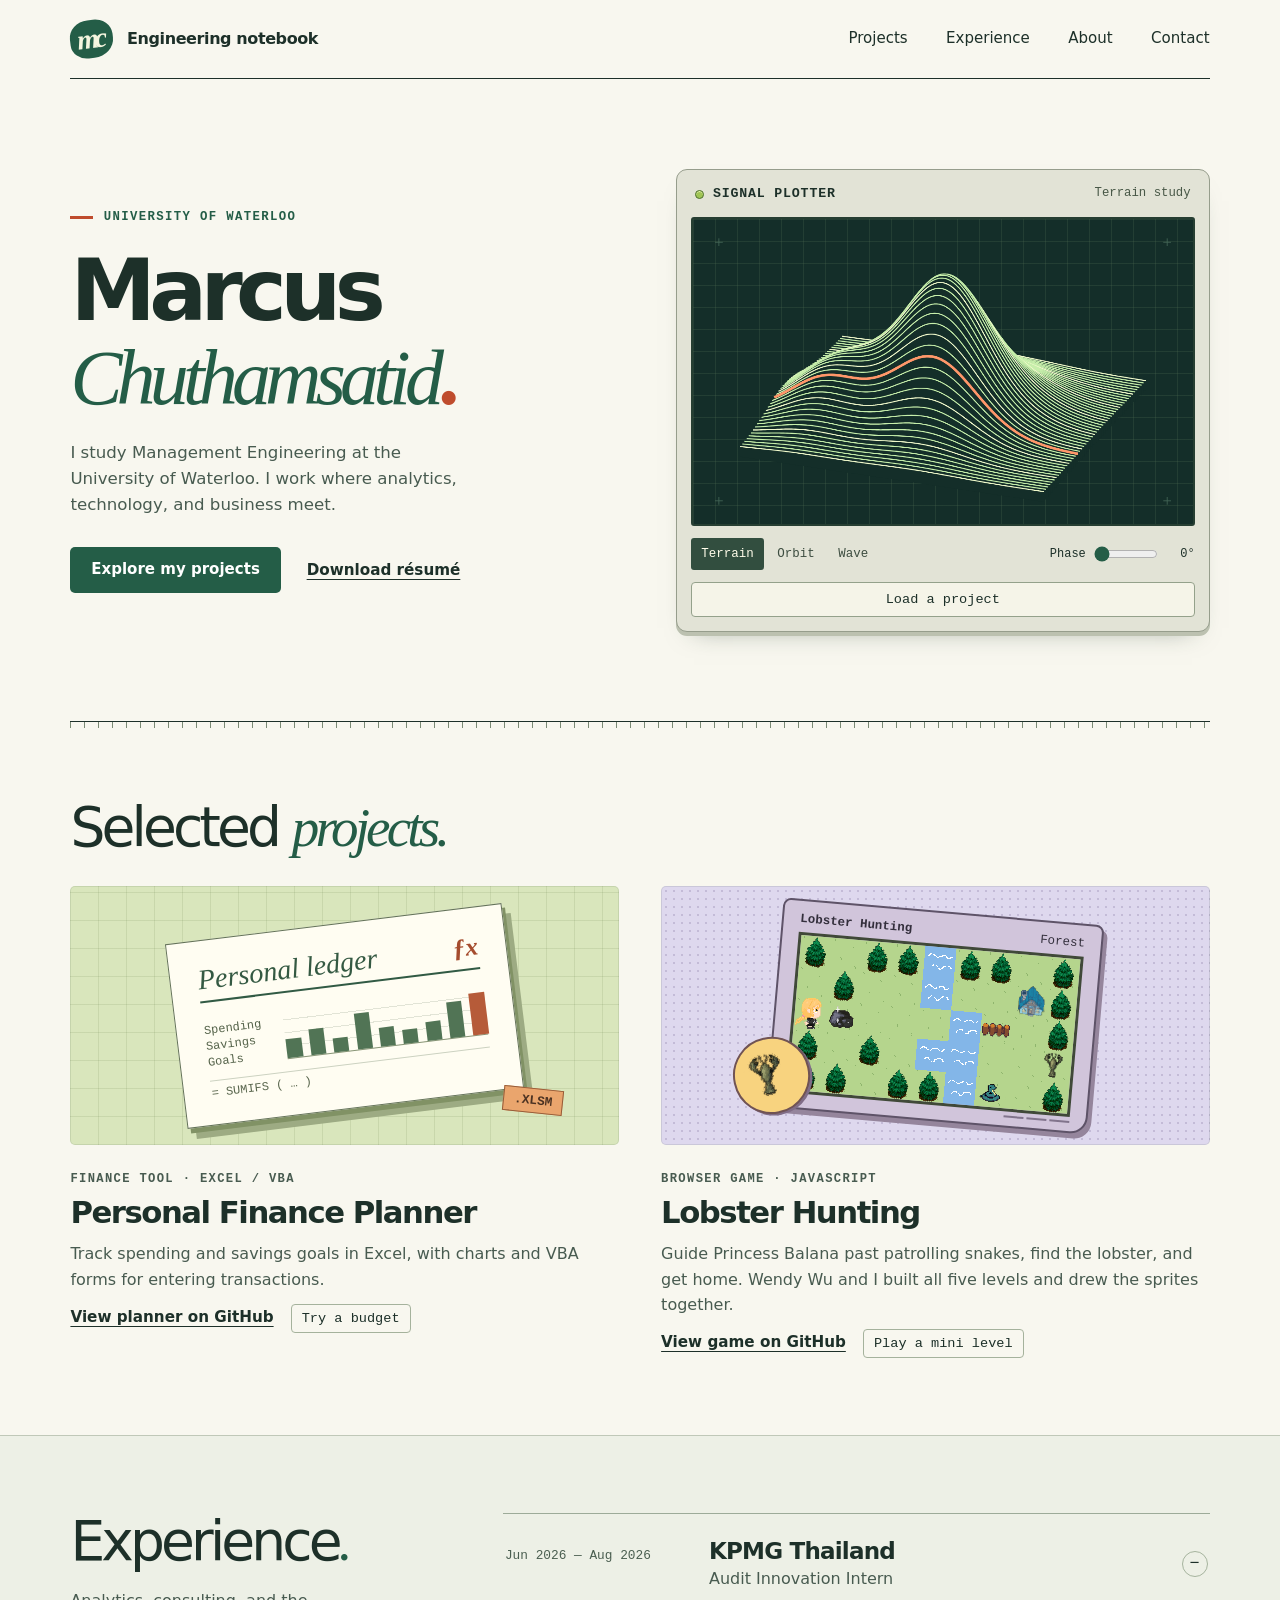
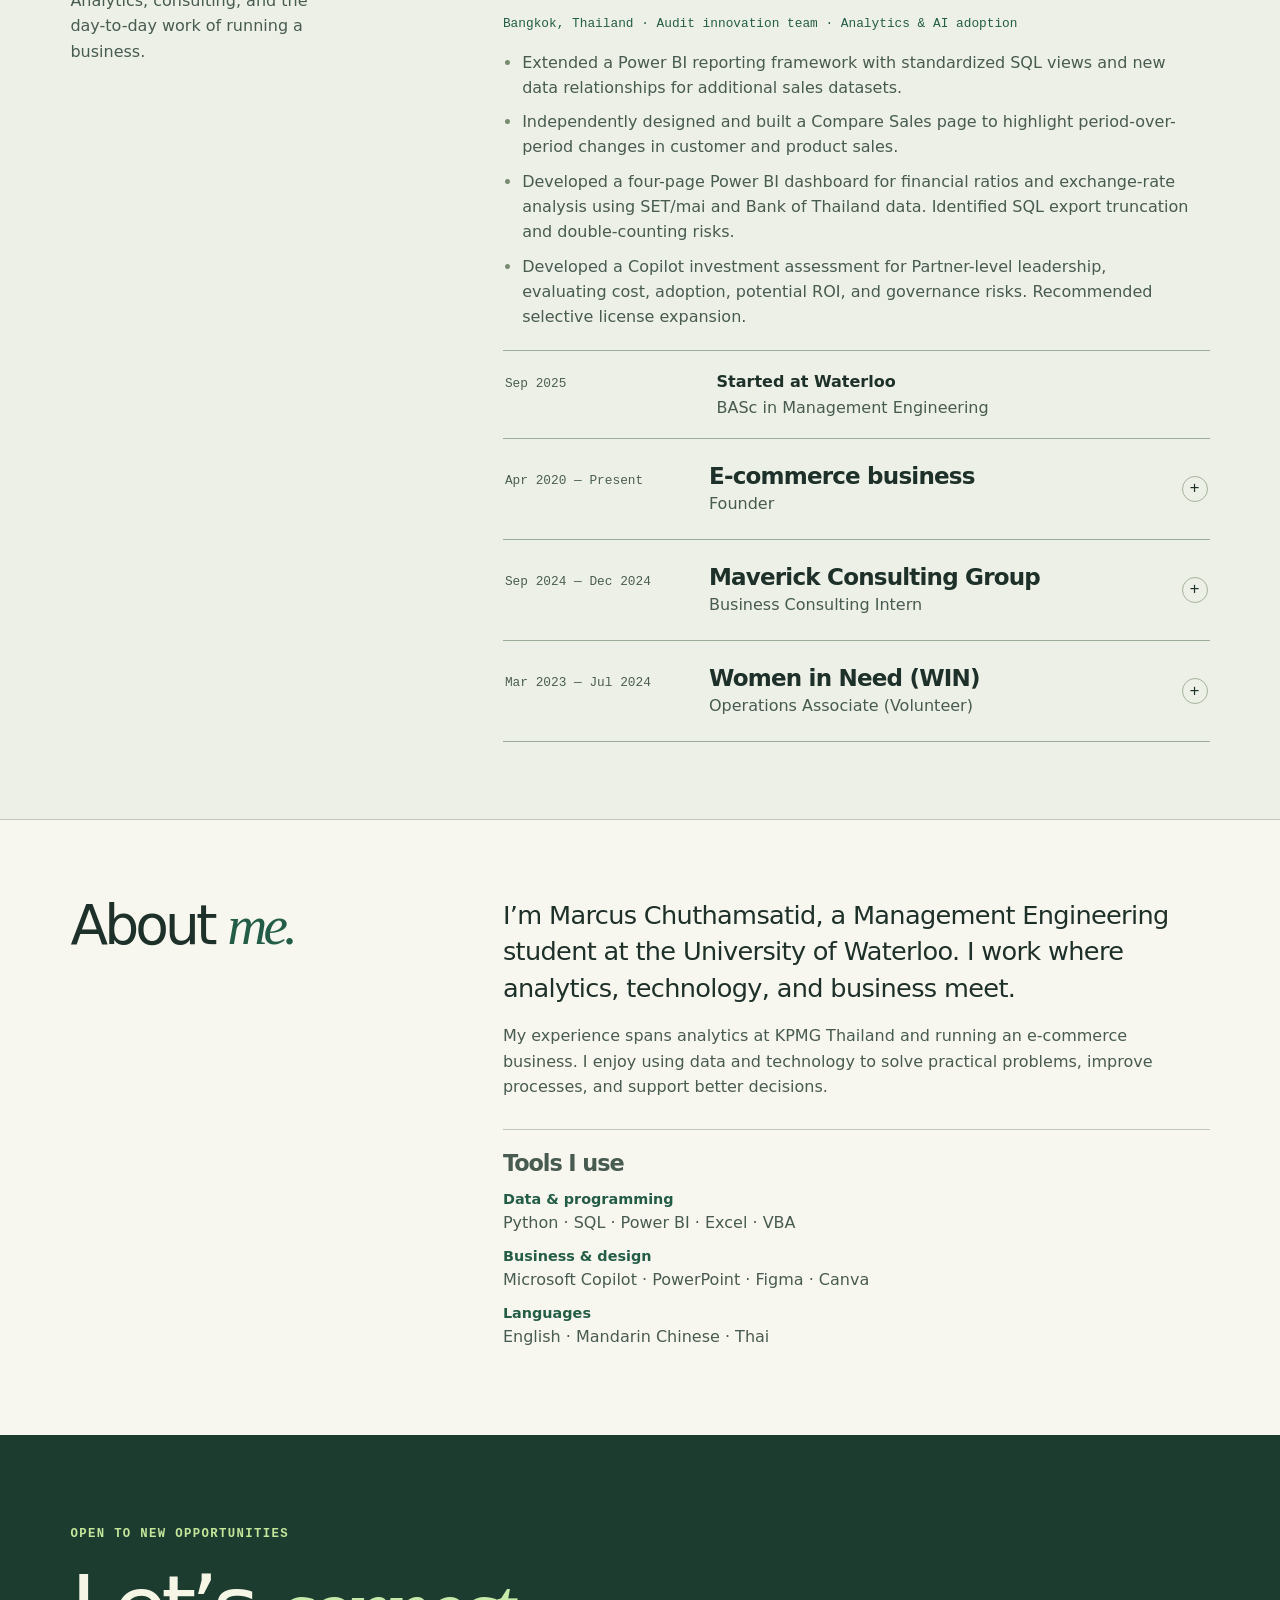
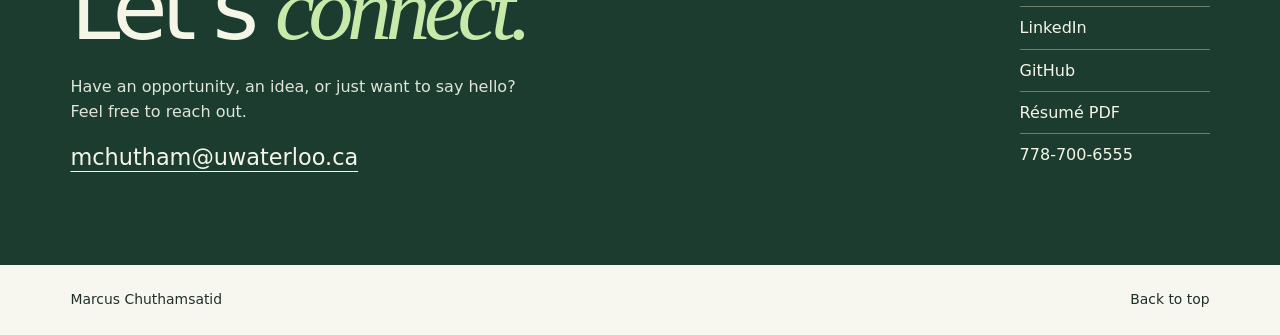
<file: index.html>
<!doctype html>
<html lang="en">
<head>
  <meta charset="utf-8">
  <meta name="viewport" content="width=device-width, initial-scale=1">
  <meta name="theme-color" content="#f8f7ef">
  <meta name="google-site-verification" content="IUVPOqmGA_b7SfYCt6on9UwxGlaMDz49h6-nfST98VU">
  <title>Marcus Chuthamsatid — Analytics, Engineering &amp; Business</title>
  <meta name="description" content="Marcus Chuthamsatid’s engineering notebook. Explore projects in data, finance, and games alongside his experience at Waterloo and KPMG Thailand.">
  <link rel="canonical" href="https://marcuschu.me/">
  <link rel="icon" type="image/png" sizes="96x96" href="favicon.png">
  <link rel="stylesheet" href="fieldnotes.css">
  <script src="fieldnotes.js" defer></script>
  <script src="workbench.js" defer></script>
</head>
<body id="top">
<a class="skip" href="#main">Skip to content</a>
<header class="mast wrap">
  <a class="brand" href="#top" aria-label="Marcus Chuthamsatid, home"><b class="stamp" aria-hidden="true">mc</b><span>Engineering notebook</span></a>
  <nav aria-label="Main navigation"><a href="#project">Projects</a><a href="#experience">Experience</a><a href="#about">About</a><a href="#contact">Contact</a></nav>
</header>
<main id="main">
  <section class="hero wrap" aria-labelledby="name">
    <div class="hero-copy">
      <p class="kicker"><i class="rule" aria-hidden="true"></i>University of Waterloo</p>
      <h1 id="name">Marcus<br><em>Chuthamsatid</em><span class="name-dot">.</span></h1>
      <p class="intro">I study Management Engineering at the University of Waterloo. I work where analytics, technology, and business meet.</p>
      <div class="actions"><a class="action" href="#project">Explore my projects</a><a class="text-link" href="assets/Marcus-Chuthamsatid-Resume.pdf?v=0ea5caa94b55" download>Download résumé</a></div>
    </div>
    <figure class="plot" aria-labelledby="plot-title">
      <figcaption><span class="device-label" id="plot-title"><i class="led" aria-hidden="true"></i>Signal plotter</span><span class="plot-name">Terrain study</span></figcaption>
      <div class="scope">
        <img class="plot-fallback" src="assets/notebook/terrain.png" alt="Mint contour lines forming a mountain on a dark green plotting grid." width="540" height="330">
        <canvas width="1080" height="660" role="img" aria-label="Terrain line drawing"></canvas>
      </div>
      <div class="plot-controls"><div class="modes" role="group" aria-label="Drawing shape">
        <button type="button" data-mode="Terrain" aria-pressed="true">Terrain</button><button type="button" data-mode="Orbit" aria-pressed="false">Orbit</button><button type="button" data-mode="Wave" aria-pressed="false">Wave</button>
      </div><label class="phase" for="phase">Phase <input id="phase" type="range" min="0" max="360" step="2" value="0"><output for="phase">0°</output></label></div>
      <button type="button" class="open-bench" data-open="finance" hidden>Load a project</button>
    </figure>
  </section>

  <section class="work wrap" id="project" aria-labelledby="work-heading">
    <h2 id="work-heading">Selected <em>projects.</em></h2>
    <div class="project-grid">
      <article>
        <a class="project-link" href="https://github.com/poomravee/excel-personal-finance-manager" target="_blank" rel="noopener noreferrer" aria-label="View Personal Finance Planner on GitHub">
          <div class="cover ledger" aria-hidden="true">
            <div class="sheet"><div class="sheet-title"><span>Personal ledger</span><b>ƒx</b></div>
              <div class="cells"><div class="ledger-col"><span>Spending</span><span>Savings</span><span>Goals</span></div><div class="bars"><i></i><i></i><i></i><i></i><i></i><i></i><i></i><i></i><i></i></div></div>
              <div class="sheet-foot">= SUMIFS ( … )</div>
            </div><span class="sheet-tab">.XLSM</span>
          </div>
          <div class="project-info"><span class="category">Finance tool · Excel / VBA</span><h3>Personal Finance Planner</h3></div>
        </a>
        <p class="project-copy">Track spending and savings goals in Excel, with charts and VBA forms for entering transactions.</p>
        <a class="text-link" href="https://github.com/poomravee/excel-personal-finance-manager" target="_blank" rel="noopener noreferrer">View planner on GitHub</a> <button class="try-project" type="button" data-open="finance" hidden>Try a budget</button>
      </article>
      <article>
        <a class="project-link" href="https://github.com/poomravee/Lobster-Hunting" target="_blank" rel="noopener noreferrer" aria-label="View Lobster Hunting on GitHub">
          <div class="cover arcade" aria-hidden="true"><div class="cartridge"><div class="screen-title">Lobster Hunting <span>Forest</span></div><img src="assets/notebook/forest.png" width="360" height="200" alt="" loading="lazy"><div class="cart-ribs"><i></i><i></i><i></i></div></div><span class="game-sticker"><img src="assets/lobster-hunting/lobster.png" width="40" height="40" alt="" loading="lazy"></span></div>
          <div class="project-info"><span class="category">Browser game · JavaScript</span><h3>Lobster Hunting</h3></div>
        </a>
        <p class="project-copy">Guide Princess Balana past patrolling snakes, find the lobster, and get home. Wendy Wu and I built all five levels and drew the sprites together.</p>
        <a class="text-link" href="https://github.com/poomravee/Lobster-Hunting" target="_blank" rel="noopener noreferrer">View game on GitHub</a> <button class="try-project" type="button" data-open="game" hidden>Play a mini level</button>
      </article>
    </div>
  </section>

  <section class="experience" id="experience" aria-labelledby="exp-heading"><div class="wrap split">
    <div class="section-side"><h2 id="exp-heading">Experience<em>.</em></h2><p>Analytics, consulting, and the day-to-day work of running a business.</p></div>
    <div class="entries">
      <details class="entry" open>
        <summary><span class="dates">Jun 2026 — Aug 2026</span><span class="position"><strong>KPMG Thailand</strong><span>Audit Innovation Intern</span></span><span class="disclose" aria-hidden="true"></span></summary>
        <div class="entry-body"><p>Bangkok, Thailand · Audit innovation team · Analytics &amp; AI adoption</p><ul><li>Extended a Power BI reporting framework with standardized SQL views and new data relationships for additional sales datasets.</li><li>Independently designed and built a Compare Sales page to highlight period-over-period changes in customer and product sales.</li><li>Developed a four-page Power BI dashboard for financial ratios and exchange-rate analysis using SET/mai and Bank of Thailand data. Identified SQL export truncation and double-counting risks.</li><li>Developed a Copilot investment assessment for Partner-level leadership, evaluating cost, adoption, potential ROI, and governance risks. Recommended selective license expansion.</li></ul></div>
      </details>
      <div class="milestone"><span class="dates">Sep 2025</span><div><strong>Started at Waterloo</strong><p>BASc in Management Engineering</p></div></div>
      <details class="entry">
        <summary><span class="dates">Apr 2020 — Present</span><span class="position"><strong>E-commerce business</strong><span>Founder</span></span><span class="disclose" aria-hidden="true"></span></summary>
        <div class="entry-body"><p>Online retail · Beverages &amp; workout supplements</p><ul><li>Source products, manage inventory and pricing, and run demand-based pricing and promotions. Generated over $6,000 in revenue in two months.</li><li>Maintain a 4.95-star customer rating by handling service inquiries and resolving order issues directly.</li></ul></div>
      </details>
      <details class="entry">
        <summary><span class="dates">Sep 2024 — Dec 2024</span><span class="position"><strong>Maverick Consulting Group</strong><span>Business Consulting Intern</span></span><span class="disclose" aria-hidden="true"></span></summary>
        <div class="entry-body"><p>Bangkok, Thailand · Strategic advisory · Public affairs &amp; business diplomacy</p><ul><li>Analyzed market and policy information from 10+ sources to develop market-entry and international-expansion strategies, assessing competitors, pricing, and regulatory requirements.</li><li>Engaged with embassy and government representatives from Kazakhstan and Peru to support cross-border business relationships.</li><li>Delivered weekly reports and presentations to senior consultants and the CEO, supporting investment and partnership decisions.</li></ul></div>
      </details>
      <details class="entry">
        <summary><span class="dates">Mar 2023 — Jul 2024</span><span class="position"><strong>Women in Need (WIN)</strong><span>Operations Associate (Volunteer)</span></span><span class="disclose" aria-hidden="true"></span></summary>
        <div class="entry-body"><p>Victoria, BC · Non-profit thrift store · Community programs</p><ul><li>Processed 50+ customer transactions per shift while managing inventory flow, merchandising, and in-store customer service.</li><li>Improved donation sorting and back-room organization with clearer categorization and labeling, reducing the time spent locating and restocking items by 35%.</li><li>Supported programs for women, trans, and non-binary communities through daily thrift-store operations.</li></ul></div>
      </details>
    </div></div>
  </section>
  <section class="about wrap split" id="about" aria-labelledby="about-heading">
    <div class="section-side"><h2 id="about-heading">About <em>me.</em></h2></div>
    <div class="about-body"><p class="lead">I’m Marcus Chuthamsatid, a Management Engineering student at the University of Waterloo. I work where analytics, technology, and business meet.</p><p>My experience spans analytics at KPMG Thailand and running an e-commerce business. I enjoy using data and technology to solve practical problems, improve processes, and support better decisions.</p>
    <div id="skills" class="toolbox"><h3>Tools I use</h3><p><strong>Data &amp; programming</strong><span>Python · SQL · Power BI · Excel · VBA</span></p><p><strong>Business &amp; design</strong><span>Microsoft Copilot · PowerPoint · Figma · Canva</span></p><p><strong>Languages</strong><span>English · Mandarin Chinese · Thai</span></p></div></div>
  </section>

  <section id="contact" class="contact"><div class="wrap contact-grid"><div>
    <p class="kicker">Open to new opportunities</p><h2>Let’s <em>connect.</em></h2>
    <p>Have an opportunity, an idea, or just want to say hello?<br>Feel free to reach out.</p>
    <a class="email" href="mailto:mchutham@uwaterloo.ca">mchutham@uwaterloo.ca</a></div>
    <div class="contact-list"><a href="https://www.linkedin.com/in/marcus-chuthamsatid-3b508a31a/" target="_blank" rel="noopener noreferrer">LinkedIn</a><a href="https://github.com/poomravee" target="_blank" rel="noopener noreferrer">GitHub</a><a href="assets/Marcus-Chuthamsatid-Resume.pdf?v=0ea5caa94b55" download>Résumé PDF</a><a href="tel:+17787006555">778-700-6555</a></div>
    </div></section>

  <dialog id="workbench" aria-labelledby="bench-title">
    <div class="bench-head"><h2 id="bench-title">Project workbench</h2><button type="button" class="close-bench">Close</button></div>
    <div class="bench-inner">
      <div class="bench-switch" role="group" aria-label="Load project"><button type="button" data-load="finance" aria-pressed="true">Finance planner</button><button type="button" data-load="game" aria-pressed="false">Lobster Hunting</button></div>
      <section data-panel="finance" aria-label="Finance planner demo">
        <h3>A month on paper</h3><p>Try an example budget. Adjust spending to see what you could set aside this month.</p>
        <div class="budget-strip"><div><small>Example income</small><b>$2,000</b></div><div><small>Available to save</small><b id="savings-total">$600</b></div></div>
        <label for="spend" class="spend-label">Monthly spending <output for="spend" id="spend-total">$1,400</output></label>
        <input id="spend" type="range" min="0" max="2000" step="25" value="1400">
        <div class="budget-bar" aria-hidden="true"><i></i></div>
        <a class="text-link" href="https://github.com/poomravee/excel-personal-finance-manager" target="_blank" rel="noopener noreferrer">Open the Excel project</a>
      </section>
      <section data-panel="game" aria-label="Lobster Hunting mini level" hidden>
        <h3>Lobster run</h3><p>Pick up the lobster and return to the house. The snake moves with each step. Use the arrow keys or the buttons below.</p>
        <div class="game-board" role="img" aria-label="A forest maze with a house, a lobster and a snake"></div>
        <p class="game-status" role="status"></p>
        <div class="game-controls"><div class="dpad" role="group" aria-label="Move player"><button type="button" data-step="up">Up</button><button type="button" data-step="left">Left</button><button type="button" data-step="down">Down</button><button type="button" data-step="right">Right</button></div><button type="button" class="restart">Restart</button></div>
        <a class="text-link" href="https://github.com/poomravee/Lobster-Hunting" target="_blank" rel="noopener noreferrer">Open the original game repository</a>
      </section>
    </div>
  </dialog>
</main>
<footer class="wrap"><span>Marcus Chuthamsatid</span><a href="#top">Back to top</a></footer>
</body>
</html>
</file>
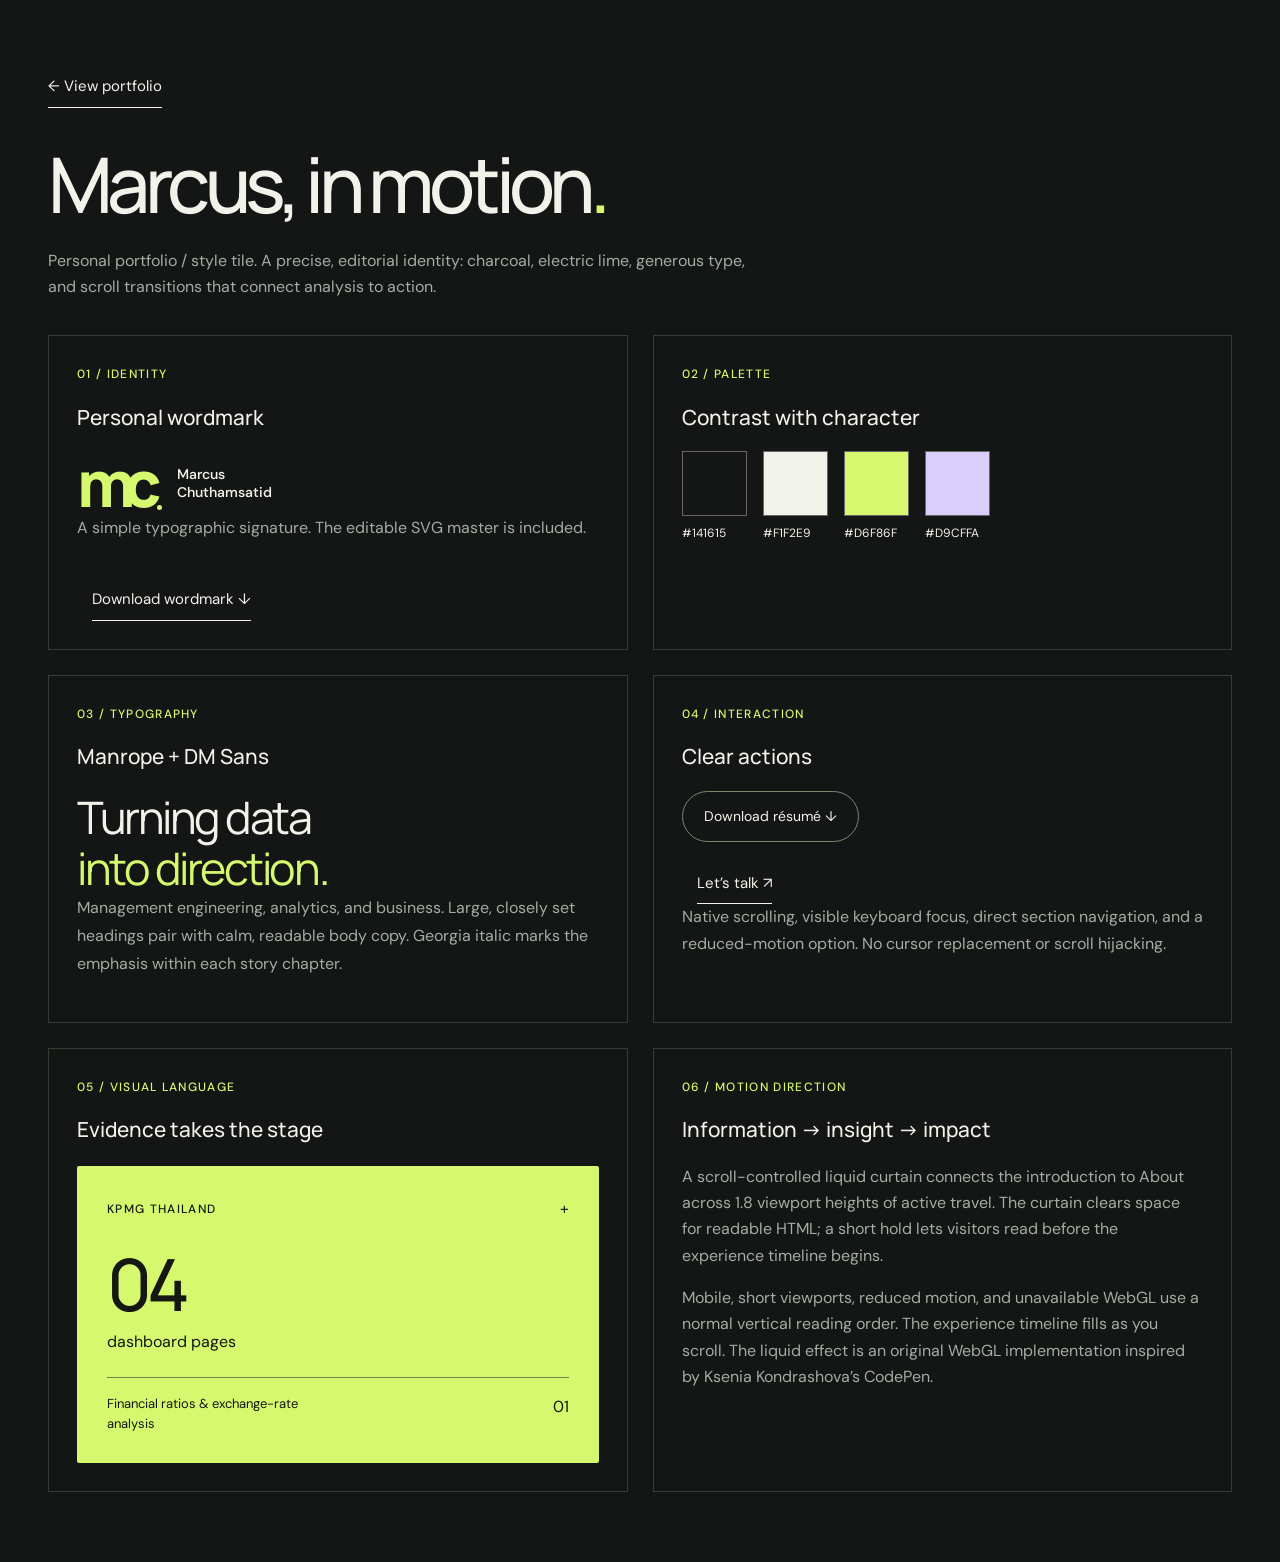
<file: style-tile.html>
<!doctype html><html lang="en"><head><meta charset="utf-8"><meta name="viewport" content="width=device-width,initial-scale=1"><title>Marcus Chuthamsatid — Style Tile</title><link rel="stylesheet" href="styles.css"><link href="https://fonts.googleapis.com/css2?family=DM+Sans:wght@400;500;600&family=Manrope:wght@400;500;600;800&display=swap" rel="stylesheet"><style>.board{padding-block:45px 70px}.board h1{font-size:clamp(2.5rem,6vw,5rem);margin:35px 0 22px}.board>p{max-width:700px;color:var(--muted)}.tile-grid{display:grid;grid-template-columns:1fr 1fr;gap:25px;margin-top:35px}.tile{border:1px solid var(--line);padding:28px;min-width:0}.tile h2{font-size:1.3rem;font-weight:500;margin-top:15px}.swatches{display:flex;flex-wrap:wrap;gap:16px}.swatch{font-size:.75rem}.swatch b{display:block;width:65px;height:65px;margin-bottom:8px;border:1px solid #666}.sample-heading{font-family:var(--display);font-size:2.8rem;line-height:1.15;letter-spacing:-.055em}.tile p{color:var(--muted)}.sample-copy{font-size:1rem;line-height:1.75}.tile .text-link{margin-left:15px}.brand-large{font-size:4rem}.board .chapter-visual{min-height:280px;aspect-ratio:auto;box-shadow:none;color:var(--ink);margin-top:20px}.board .metric strong{font-size:4.5rem}.tile .eyebrow{color:var(--lime)}.board .chapter-visual .eyebrow{color:var(--ink)}.tile a:focus-visible{outline-color:var(--lime)}@media(max-width:760px){.tile-grid{grid-template-columns:1fr}.sample-heading{font-size:2.2rem}.tile{padding:22px}}</style></head><body><main class="board shell"><a class="text-link" href="./">← View portfolio</a><h1>Marcus, in motion<span class="lime">.</span></h1><p>Personal portfolio / style tile. A precise, editorial identity: charcoal, electric lime, generous type, and scroll transitions that connect analysis to action.</p><div class="tile-grid"><section class="tile"><p class="eyebrow">01 / IDENTITY</p><h2>Personal wordmark</h2><a class="brand" href="assets/mc-wordmark.svg" download><span class="monogram brand-large">m<span>c</span><i></i></span><span>Marcus<br>Chuthamsatid</span></a><p>A simple typographic signature. The editable SVG master is included.</p><a class="text-link" href="assets/mc-wordmark.svg" download>Download wordmark ↓</a></section><section class="tile"><p class="eyebrow">02 / PALETTE</p><h2>Contrast with character</h2><div class="swatches"><div class="swatch"><b style="background:#141615"></b>#141615</div><div class="swatch"><b style="background:#f1f2e9"></b>#F1F2E9</div><div class="swatch"><b style="background:#d6f86f"></b>#D6F86F</div><div class="swatch"><b style="background:#d9cffa"></b>#D9CFFA</div></div></section><section class="tile"><p class="eyebrow">03 / TYPOGRAPHY</p><h2>Manrope + DM Sans</h2><div class="sample-heading">Turning data<br><span class="lime">into direction.</span></div><p class="sample-copy">Management engineering, analytics, and business. Large, closely set headings pair with calm, readable body copy. Georgia italic marks the emphasis within each story chapter.</p></section><section class="tile"><p class="eyebrow">04 / INTERACTION</p><h2>Clear actions</h2><a class="button" href="assets/Marcus-Chuthamsatid-Resume.pdf" download>Download résumé ↓</a><br><a class="text-link" href="mailto:mchutham@uwaterloo.ca">Let’s talk ↗</a><p>Native scrolling, visible keyboard focus, direct section navigation, and a reduced-motion option. No cursor replacement or scroll hijacking.</p></section><section class="tile"><p class="eyebrow">05 / VISUAL LANGUAGE</p><h2>Evidence takes the stage</h2><div class="chapter-visual"><div class="visual-top"><span class="eyebrow">KPMG THAILAND</span><span>+</span></div><div class="metric"><strong>04</strong><span>dashboard pages</span></div><div class="visual-bottom"><span>Financial ratios & exchange-rate analysis</span><span>01</span></div></div></section><section class="tile"><p class="eyebrow">06 / MOTION DIRECTION</p><h2>Information → insight → impact</h2><p>A scroll-controlled liquid curtain connects the introduction to About across 1.8 viewport heights of active travel. The curtain clears space for readable HTML; a short hold lets visitors read before the experience timeline begins.</p><p>Mobile, short viewports, reduced motion, and unavailable WebGL use a normal vertical reading order. The experience timeline fills as you scroll. The liquid effect is an original WebGL implementation inspired by Ksenia Kondrashova’s CodePen.</p></section></div></main></body></html>
</file>
<file: fieldnotes.css>
:root {
  --paper: #f8f7ef;
  --ink: #1d3029;
  --green: #245d47;
  --sub: #485b50;
  --line: #c0c8b8;
  --orange: #bf4c2d;
  --dark: #142e29;
  --mono: ui-monospace, "SFMono-Regular", Consolas, "Liberation Mono", monospace;
  --serif: Georgia, "Times New Roman", serif;
}
* { box-sizing: border-box; }
html { scroll-behavior: smooth; scroll-padding-top: 18px; }
body { margin: 0; background: var(--paper); color: var(--ink); font: 1rem/1.58 "DM Sans", system-ui, sans-serif; }
a { color: inherit; text-decoration: none; }
button, input { font: inherit; }
a:focus-visible, button:focus-visible, input:focus-visible, summary:focus-visible { outline: 3px solid #bd593b; outline-offset: 4px; }
::selection { background: #e5ef99; color: #192d24; }
.wrap { width: min(1240px, 89%); margin-inline: auto; }
h1, h2, h3, p, figure { margin: 0; }
h1, h2, h3 { line-height: 1.04; }
em { font-family: var(--serif); font-weight: 400; }
.skip { position: fixed; top: -8rem; left: 1rem; z-index: 5; background: var(--paper); padding: 12px 18px; }
.skip:focus { top: 12px; }
.mast, footer { display: flex; align-items: center; justify-content: space-between; gap: 1rem; }
.mast { min-height: 79px; border-bottom: 1px solid var(--ink); }
.brand { display: inline-flex; align-items: center; gap: .85rem; font-weight: 650; letter-spacing: -.025em; }
.stamp { display: grid; place-items: center; width: 43px; height: 38px; padding-right: 3px; background: var(--green); color: #f5f5df; font: italic bold 1.75rem/.8 var(--serif); letter-spacing: -.15em; border-radius: 45% 42% 48% 39%; transform: rotate(-7deg); }
.mast nav { display: flex; align-items: center; gap: clamp(15px,3vw,45px); font-size: .94rem; }
.mast nav a { padding-block: .55rem; }
.mast nav a:hover, footer a:hover, .contact-list a:hover { text-decoration: underline; text-underline-offset: .25em; }
.hero { display: grid; grid-template-columns: 1.02fr 1fr; align-items: center; gap: clamp(22px,4.8vw,80px); padding-block: clamp(64px,7vw,108px); }
.hero-copy { min-width: 0; }
.kicker, .category, .dates, .device-label, .plot-name { font-family: var(--mono); }
.kicker, .category { text-transform: uppercase; font-size: .77rem; letter-spacing: .11em; font-weight: 650; }
.kicker { color: var(--green); display: flex; align-items: center; gap: .65rem; }
.rule { display: inline-block; width: 23px; height: 3px; background: var(--orange); }
h1 { margin: 22px 0 23px; font-size: clamp(3.8rem,6.7vw,6.5rem); letter-spacing: -.077em; font-weight: 570; line-height: .97; }
h1 em { color: var(--green); font-size: .91em; letter-spacing: -.075em; }
.name-dot { color: var(--orange); font-family: var(--serif); }
.intro { max-width: 39ch; font-size: clamp(1.03rem,1.3vw,1.2rem); color: var(--sub); }
.actions { display: flex; align-items: center; flex-wrap: wrap; gap: 17px 26px; margin-top: 28px; }
.action { display: inline-flex; align-items: center; min-height: 46px; padding: .64rem 1.3rem; border-radius: 5px; color: #fff; background: var(--green); font-size: .94rem; font-weight: 600; }
.action:hover { background: #173f31; }
.text-link, .email { text-decoration: underline; text-underline-offset: .28em; text-decoration-thickness: 1px; }
.text-link { font-size: .95rem; font-weight: 580; }
.text-link:hover, .project-link:hover h3 { color: var(--orange); }
.plot { position: relative; width: 100%; min-width: 0; padding: 14px; background: #e2e3d6; border: 1px solid #969d8c; border-radius: 11px; box-shadow: 0 4px 0 #bcc1b0, 0 14px 25px -18px #233c2d80; }
.plot figcaption, .plot-controls { display: flex; align-items: center; justify-content: space-between; gap: 10px; }
.plot figcaption { padding: 0 4px 12px; }
.device-label { display: flex; align-items: center; gap: 9px; font-size: .83rem; font-weight: bold; letter-spacing: .06em; text-transform: uppercase; }
.led { display: inline-block; width: 9px; height: 9px; border: 1px solid #4e722f; border-radius: 50%; background: #a0c554; box-shadow: inset 0 1px 0 #ecf4b0; }
.plot-name { font-size: .77rem; color: #485847; }
.scope { border-radius: 3px; overflow: hidden; border: 2px solid #263e32; background-color: var(--dark); background-image: linear-gradient(90deg,#5873573a 1px,transparent 1px),linear-gradient(#5873573a 1px,transparent 1px); background-size: 22px 22px; }
.scope canvas, .scope img { width: 100%; height: auto; display: block; aspect-ratio: 540 / 330; }
.scope canvas, .plot-controls { display: none; }
.ready .plot-fallback { display: none; }
.ready canvas { display: block; }
.ready .plot-controls { display: flex; }
.plot-controls { padding-top: 12px; flex-wrap: wrap; }
.modes { display: flex; gap: 3px; }
.modes button { color: #3d4d40; background: transparent; border: 1px solid transparent; padding: .34rem .58rem; border-radius: 3px; cursor: pointer; font: .78rem var(--mono); min-height: 32px; }
.modes button:hover { border-color: #8c9783; }
.modes [aria-pressed="true"] { background: #324e3f; color: #fffcea; }
.phase { display: flex; align-items:center; gap: 6px; font: .75rem var(--mono); }
.phase input { width: clamp(44px,5vw,76px); accent-color: var(--green); cursor: pointer; }
.phase output { min-width: 4ch; text-align: right; }
.work, .about { padding-block: clamp(46px,6vw,84px); }
.work { border-top: 1px solid var(--ink); position: relative; }
.work::before { content: ""; position: absolute; top: 0; left: 0; right: 0; height: 6px; background: repeating-linear-gradient(90deg,#7b8a75 0 1px,transparent 1px 14px); }
h2 { font-size: clamp(2.55rem,4.3vw,4.2rem); font-weight: 520; letter-spacing: -.07em; }
h2 em { color: var(--green); }
.project-grid { display: grid; grid-template-columns: 1fr 1fr; gap: clamp(18px,3.3vw,48px); margin-top: 30px; }
.project-grid article { min-width: 0; }
.project-link { display: block; }
.cover { aspect-ratio: 2.12; display: grid; place-items: center; position: relative; overflow: hidden; border-radius: 5px; border: 1px solid #283e301c; isolation:isolate; }
.ledger { background-color: #d9e6bc; background-image: repeating-linear-gradient(0deg,transparent 0 27px,#677d4a26 27px 28px),repeating-linear-gradient(90deg,transparent 0 27px,#677d4a26 27px 28px); }
.sheet { background: #fffdf2; width: 62%; padding: 4.5% 5%; transform: rotate(-7deg); box-shadow: 3px 5px 0 #819265,8px 11px 0 #9dab83; border: 1px solid #65745a; }
.sheet-title { display:flex; align-items:center; justify-content:space-between; border-bottom: 2px solid #315a44; padding-bottom: 7px; font: italic clamp(1.15rem,2.2vw,2rem)/1 var(--serif); color: #345942; }
.sheet-title b { font-size: .9em; color: #a54c2e; }
.cells { display:flex; justify-content:space-between; gap:8%; padding-block: 8% 4%; }
.ledger-col { display:grid; align-content:space-between; font: .75rem/1 var(--mono); color:#546249; }
.bars { display:flex; align-items:end; flex:1; gap:4%; min-height:44px; border-bottom:1px solid #889576; background:repeating-linear-gradient(to top,transparent 0 12px,#b5bdab65 12px 13px); }
.bars i { background:#517455; flex:1; height:45%; }.bars i:nth-child(2n){height:62%}.bars i:nth-child(3n){height:34%}.bars i:nth-child(4n){height:85%}.bars i:last-child{height:98%;background:#b65b39}
.sheet-foot { color:#58654c; font: .75rem var(--mono); border-top:1px solid #ccd2c1; padding-top:5px; }
.sheet-tab { position:absolute; bottom:12%; right:10%; background:#eaa56d; border:1px solid #955c39; transform:rotate(6deg); padding:4px 10px; font: bold .8rem var(--mono); color:#4b3222; }
.arcade { background-color:#ded8ee; background-image:radial-gradient(#8e81a855 .9px,transparent 1px); background-size: 8px 8px; }
.cartridge { width:59%; padding:2.2% 3% 1.5%; background:#d1c5db; border:2px solid #5e5368; border-radius:8px 8px 17px 8px; box-shadow:4px 5px 0 #95859c; transform:rotate(5deg); }
.screen-title { font: bold .78rem/1 var(--mono); display:flex; align-items:center; justify-content:space-between; color:#332f3c; margin-bottom:6px; }
.screen-title span { font-weight:400; }
.cartridge img { width:100%; height:auto; display:block; image-rendering:pixelated; border:3px solid #404939; }
.cart-ribs { display:flex; gap:3px; justify-content:end; margin-block:4px 0; }.cart-ribs i { width:7%; height:2px; background:#81748c; }
.game-sticker { position:absolute; left:13%; bottom:12%; background:#f8d37f; width:14%; aspect-ratio:1; border:2px solid #705354; border-radius:50%; display:grid; place-items:center; transform:rotate(-12deg); box-shadow:2px 2px 0 #806d87; }
.game-sticker img { width:72%; height:auto; image-rendering:pixelated; }
.project-info { margin-top:19px; }.category { color:var(--sub); font-size:.76rem; }
h3 { font-size:clamp(1.55rem,2.4vw,2.25rem); letter-spacing:-.048em; font-weight:600; }
.project-info h3 { margin-top:8px; }
.project-copy { color:var(--sub); max-width:56ch; margin:12px 0; }
.experience { background:#edf0e6; border-block:1px solid var(--line); padding-block:clamp(50px,6vw,90px); }
.split { display:grid; grid-template-columns:minmax(190px,.82fr) minmax(0,1.6fr); gap:clamp(25px,5.5vw,90px); }
.section-side p { color:var(--sub); max-width:26ch; margin-top:18px; }
.entry, .milestone { border-top:1px solid #9dab99; }
.entry:last-child { border-bottom:1px solid #9dab99; }
.entry summary, .milestone { display:grid; grid-template-columns: minmax(7.5rem,.56fr) 1.36fr auto; gap:16px; align-items:baseline; }
.entry summary { padding:23px 2px; cursor:pointer; list-style:none; }
.entry summary::-webkit-details-marker { display:none; }.entry summary:hover strong { color:var(--green); text-decoration:underline; text-underline-offset:3px; }
.dates { font-size:.8rem; color:#4a5e50; }
.position strong { font-size:clamp(1.15rem,1.8vw,1.65rem); letter-spacing:-.035em; display:block; line-height:1.25; }
.position span, .milestone p { color:var(--sub); }
.disclose { align-self:center; display:grid; place-items:center; width:26px; height:26px; border-radius:50%; border:1px solid #a6b49e; }
.disclose::before { content:"+"; font:1.05rem var(--mono); }.entry[open] .disclose::before {content:"−";}
.entry-body { padding:0 14px 21px 0; color:var(--sub); }
.entry-body p { font: .8rem/1.55 var(--mono); color:var(--green); }.entry-body ul { padding-left:1.2rem; margin-bottom:0; }.entry-body li+li {margin-top:9px;}.entry-body li::marker { color:#778b70; }
.milestone { padding:18px 2px; }.milestone strong { font-weight:600; }
.about-body { color:var(--sub); }.about-body p { max-width:64ch; }.about-body .lead { color:var(--ink); font-size:clamp(1.25rem,2vw,1.65rem); letter-spacing:-.026em; line-height:1.43; margin-bottom:17px; }
.toolbox { border-top:1px solid var(--line); margin-top:30px; padding-top:22px; }.toolbox h3 { font-size:1.4rem; margin-bottom:12px; }.toolbox p { margin-block:9px; }.toolbox strong { display:block; font-size:.9rem; color:var(--green); }
.contact { background:#1c3c30; color:#f6f6e6; padding-block:clamp(50px,7vw,95px); }.contact-grid { display:flex; justify-content:space-between; align-items:end; gap:40px; }.contact .kicker { color:#c5e69b; }.contact h2 { font-size:clamp(3.5rem,7vw,6.6rem); margin-block:18px; }.contact h2 em { color:#c7eaaa; }.contact p:not(.kicker) { color:#e0e6d7; }.email { display:inline-block; margin-top:16px; font-size:clamp(1.05rem,1.8vw,1.4rem); }.contact-list { min-width:190px; display:grid; }.contact-list a { border-top:1px solid #6a806a; padding:8px 0; }
footer { font-size:.87rem; padding-block:24px; }.plot, .sheet, .cartridge { transition:transform .25s ease; }
@media (hover:hover) { .project-link:hover .sheet {transform:rotate(-3deg) translateY(-3px)} .project-link:hover .cartridge {transform:rotate(2deg) translateY(-3px)} }
@supports (animation-timeline:view()) {
  @media (prefers-reduced-motion:no-preference) {
    .entry, .milestone { animation: enter linear both; animation-timeline:view(); animation-range:entry 0% entry 85%; }
    @keyframes enter { from { opacity:.62; translate:0 9px; } to { opacity:1; translate:0 0; } }
  }
}
@media (max-width:900px) {
  .wrap {width:92%}.hero {gap:20px}.mast {min-height:68px}h1 {font-size:clamp(3.5rem,7.3vw,4.3rem)}.phase {margin-left:2px}
  .entry summary,.milestone {grid-template-columns:1fr auto;gap:5px 12px}.dates {grid-column:1/-1}.section-side p {max-width:32ch}
}
@media (max-width:690px) {
  .wrap {width:calc(100% - 36px)}.mast {flex-wrap:wrap; padding:15px 0 9px;gap:9px}.mast nav {gap:20px; font-size:.88rem;flex-wrap:wrap}.brand {font-size:.94rem}.stamp {width:36px;height:32px;font-size:1.5rem}
  .hero {grid-template-columns:1fr; gap:33px; padding-block:44px}.hero-copy {max-width:540px} h1 {font-size:clamp(3.4rem,11.4vw,5.5rem); margin-block:17px}.intro {max-width:44ch}
  .plot {padding:11px;max-width:530px}.phase input {width:57px}.plot-controls {gap:8px}.work {padding-top:42px}.project-grid,.split {grid-template-columns:1fr}.project-grid {gap:38px}.split {gap:27px}.project-info {margin-top:14px}
  .contact-grid {align-items:start;flex-direction:column}.contact-list {width:100%}.contact-list a {padding-block:12px}
}
@media (max-width:420px) { .mast nav {width:100%;justify-content:space-between;gap:8px}.modes button {padding:.4rem}.phase {gap:3px}.phase input {width:46px}.plot-name {font-size:.75rem}.ledger-col,.sheet-foot,.screen-title {font-size:.7rem}.sheet {width:66%}.cartridge {width:65%}.phase input {margin:0} }
@media (prefers-reduced-motion:reduce) { html {scroll-behavior:auto} *,*::before,*::after {animation:none!important;transition:none!important;} }
@media print { .mast nav,.plot,.actions,.cover,.contact-list,.disclose,footer a { display:none } .wrap {width:100%}.hero,.split,.project-grid,.contact-grid {display:block}.hero,.experience,.work,.about,.contact {padding:18px 0;background:white;color:black}.contact h2 em,.contact p:not(.kicker),.contact .kicker {color:black}.project-grid article,.entry {break-inside:avoid}.project-info {margin-top:10px} }


/* Project samples run on the same page and use only local assets. */
[hidden] { display: none !important; }
.open-bench, .try-project, #workbench button { cursor: pointer; color: var(--ink); font: .85rem var(--mono); }
.open-bench { width: 100%; margin-top: 12px; padding: 9px; background: #f5f4e8; border: 1px solid #94a18b; border-radius: 4px; }
.open-bench:hover { background: #fffef2; }
.try-project { border: 1px solid #a5b29c; border-radius: 4px; background: transparent; margin-left: 12px; padding: 6px 10px; }
.try-project:hover { background: #e7eddd; }
#workbench { width: min(510px,calc(100% - 24px)); max-height: 88dvh; padding: 0; color: var(--ink); background: var(--paper); border: 1px solid #304737; border-radius: 9px; box-shadow: 0 20px 90px #081c1b70; }
#workbench::backdrop { background: #10291fed; }
.bench-head { background: var(--dark); color: var(--paper); display: flex; align-items: center; justify-content: space-between; gap: 15px; padding: 14px 20px; }
.bench-head h2 { font: 600 1rem var(--mono); letter-spacing: .01em; }
#workbench button { border: 1px solid #8c9b87; border-radius: 3px; padding: 7px 11px; background: #f7f7ec; }
#workbench button:hover { background: #edf0df; }
.bench-inner { padding: 18px clamp(14px,4vw,28px) 24px; }
.bench-switch { display: flex; gap: 5px; border-bottom: 1px solid var(--line); padding-bottom: 12px; margin-bottom: 18px; }
#workbench [aria-pressed="true"] { background: var(--green); color: white; }
.bench-inner h3 { font: italic 2rem var(--serif); letter-spacing: -.04em; margin-bottom: 6px; }
.bench-inner p { color: var(--sub); line-height: 1.42; }
.budget-strip { display: flex; justify-content: space-between; gap: 10px; padding: 16px; background: #e4edd9; margin-block: 15px 20px; }
.budget-strip b, .budget-strip small { display: block; }
.budget-strip b { font-size: 1.6rem; font-variant-numeric: tabular-nums; }
.spend-label { display: flex; justify-content: space-between; }.spend-label output { font-weight: 650; }
#spend { width: 100%; accent-color: var(--green); cursor: pointer; }
.budget-bar { height: 8px; background: #afc88c; margin: 12px 0 24px; }.budget-bar i { display: block; width: 70%; background: #aa613e; height: 100%; }
.game-board { display: grid; grid-template-columns: repeat(9,1fr); max-width: 360px; margin: 14px auto 9px; border: 3px solid #364c33; background: #b5d58d; }
.game-board span { position: relative; display: block; aspect-ratio: 1; background-size: cover; image-rendering: pixelated; }.game-board img { position: absolute; inset: 0; width: 100%; height: 100%; image-rendering: pixelated; }
.game-status { font-weight: 600; font-size: .9rem; min-height: 2.8em; }
.game-controls { display:flex; flex-wrap: wrap; align-items: center; justify-content: space-between; gap: 8px; margin: 5px 0 13px; }
.dpad { display: grid; grid-template-columns: repeat(3,1fr); gap: 3px; }.dpad [data-step="up"] { grid-column: 2; }.dpad [data-step="left"] { grid-column: 1; }
#workbench button:disabled { opacity: .45; cursor: default; }
@media print { .open-bench,.try-project,dialog { display:none!important; } }
</file>
<file: styles.css>
:root{--bg:#141615;--surface:#20231f;--paper:#f1f2e9;--ink:#151712;--lime:#d6f86f;--muted:#a7aba1;--line:#373c32;--sans:'DM Sans',Arial,sans-serif;--display:'Manrope',Arial,sans-serif;--ease:cubic-bezier(.22,1,.36,1)}
*{box-sizing:border-box}html{scroll-behavior:smooth;scroll-padding-top:30px}body{margin:0;background:var(--bg);color:var(--paper);font-family:var(--sans);font-size:1rem;line-height:1.65}a{color:inherit;text-decoration:none}button{font:inherit;cursor:pointer}a,button{-webkit-tap-highlight-color:transparent}a:focus-visible,button:focus-visible{outline:3px solid var(--lime);outline-offset:6px}::selection{background:var(--lime);color:var(--ink)}.shell{width:min(1320px,calc(100% - 96px));margin-inline:auto}p,h1,h2,h3{margin-top:0}h1,h2,h3{font-family:var(--display)}.eyebrow{font-size:.75rem;line-height:1.7;font-weight:500;letter-spacing:.11em;margin:0}.lime{color:var(--lime)}.skip-link{position:fixed;z-index:100;left:20px;top:10px;padding:14px 22px;background:var(--lime);color:var(--ink);transform:translateY(-160%)}.skip-link:focus{transform:none}.header{min-height:110px;display:flex;align-items:center;justify-content:space-between;gap:32px;border-bottom:1px solid var(--line)}.brand{display:flex;align-items:center;gap:15px;line-height:1.32;font-size:.875rem;font-weight:550}.monogram{position:relative;font-family:var(--display);font-size:2.5rem;letter-spacing:-.17em;line-height:1;font-weight:800;padding-right:12px;color:var(--lime)}.monogram i{position:absolute;width:5px;height:5px;right:0;bottom:5px;border-radius:50%;background:var(--lime)}.header nav{display:flex;gap:30px;font-size:.875rem;color:#c5c8bf}.header nav a{position:relative}.header nav a:after{content:"";position:absolute;left:0;right:0;bottom:-6px;height:1px;background:var(--lime);transform:scaleX(0);transform-origin:left;transition:transform .25s}.header nav a:hover:after{transform:scaleX(1)}.nav-contact{border:1px solid #656c59;border-radius:100px;padding:10px 18px;font-size:.875rem;display:flex;gap:23px;align-items:center}.nav-contact:hover{background:var(--lime);color:var(--ink);border-color:var(--lime)}.hero{padding-top:43px}.hero-eyebrow{display:flex;justify-content:space-between;gap:30px;color:var(--muted)}.edition{text-align:right}.hero-title-wrap{position:relative;margin-top:43px}h1{font-size:clamp(4rem,8.5vw,8.6rem);font-weight:500;letter-spacing:-.073em;line-height:1.08;margin:0}.line{display:block;overflow:hidden;padding-bottom:.07em}.line>span{display:block}.hero-asterisk{position:absolute;right:1%;top:8%;font-size:clamp(4rem,7.5vw,7rem);line-height:1;color:var(--lime);transform-origin:center}.hero-bottom{display:flex;justify-content:space-between;align-items:end;gap:50px;margin-top:35px}.hero-bottom>p{max-width:430px;font-size:1.0625rem;line-height:1.75;color:#c2c7bc;margin:0}.round-link{display:flex;align-items:center;gap:26px;font-size:.875rem;line-height:1.5}.circle-arrow{display:grid;place-items:center;width:66px;height:66px;border:1px solid #676f58;border-radius:50%;font-size:1.9rem;transition:background .25s,color .25s}.round-link:hover .circle-arrow{background:var(--lime);color:var(--ink)}.hero-foot{display:flex;align-items:center;justify-content:space-between;gap:20px;margin-top:53px;padding:21px 0;border-top:1px solid var(--line);font-size:.75rem;letter-spacing:.08em;color:#9da592}.motion-toggle{background:none;color:#c4cbbb;border:0;border-bottom:1px solid #757c6b;padding:3px 0;font-size:.75rem}.affiliations{border-top:1px solid var(--line);border-bottom:1px solid var(--line);background:#1a1d18}.affiliation-inner{display:flex;justify-content:space-between;align-items:center;gap:24px;padding-block:30px}.affiliation-inner>span:not(.eyebrow){font-family:var(--display);font-size:1.25rem;font-weight:600;letter-spacing:-.04em;color:#ced2c6}.affiliation-inner .eyebrow{max-width:100px;color:#8f9785}.intro-section{padding-block:107px 115px}.section-kicker{color:var(--lime)}.intro-heading{font-size:clamp(1.8rem,3.45vw,3.35rem);line-height:1.32;font-weight:500;letter-spacing:-.055em;margin:24px 0 28px}.intro-heading span{color:#9ea693}.intro-copy{max-width:540px;margin:0 0 0 auto;color:#c1c7b6;font-size:1.0625rem;line-height:1.85}.story{background:var(--paper);color:var(--ink)}.story-stage{position:relative;overflow:hidden}.story-top,.story-bottom{display:flex;justify-content:space-between;align-items:center;gap:24px}.story-top{padding-block:30px;border-bottom:1px solid #cbd0bf}.skip-story{font-size:.875rem;display:flex;gap:20px}.skip-story:hover{text-decoration:underline}.story a:focus-visible{outline-color:#466909}.chapter{display:grid;grid-template-columns:1.07fr 1fr;align-items:center;gap:80px;min-height:640px;padding-block:58px}.chapter+.chapter{border-top:1px solid #cbd0bf}.chapter-label{color:#525f43}.chapter-label span{display:block;font-size:.75rem;margin-top:3px}.chapter h2{font-size:clamp(2.6rem,4.7vw,4.8rem);line-height:1.12;letter-spacing:-.06em;font-weight:500;margin:24px 0}.chapter h2 em{font-family:Georgia,serif;font-weight:400}.chapter-body{color:#53604a;line-height:1.8;font-size:1rem;max-width:475px}.chips{display:flex;flex-wrap:wrap;gap:8px}.chips>span{font-size:.8125rem;border:1px solid currentColor;border-color:#aab39b;padding:5px 12px;border-radius:100px;white-space:normal}.chapter .chips{margin-top:27px;color:#48553d}.chapter-visual{aspect-ratio:1.02;min-height:360px;padding:30px;display:flex;flex-direction:column;justify-content:space-between;background:#d6f86f;border-radius:2px;box-shadow:14px 14px 0 #e0e3d5;transform-origin:50% 50%}.visual-business{background:#d6c6fb}.visual-strategy{background:#c5ddcd}.visual-top{display:flex;justify-content:space-between;gap:24px;align-items:center}.visual-top .eyebrow{font-size:.75rem;max-width:220px}.visual-cross{font-size:1.75rem;font-weight:400;line-height:1}.data-flow{display:flex;align-items:center;justify-content:space-between;font-size:.75rem;border-block:1px solid #98b347;padding:12px 0;margin-top:20px;gap:9px}.data-flow b{font-size:1.25rem;font-weight:400}.metric{padding:25px 0 22px}.metric strong{display:block;font-family:var(--display);font-size:clamp(4rem,7vw,7.8rem);letter-spacing:-.07em;line-height:1;font-weight:500}.metric>span{display:block;font-size:1rem;margin-top:9px}.visual-bottom{display:flex;justify-content:space-between;gap:30px;padding-top:16px;border-top:1px solid #738445}.visual-bottom>span:first-child{max-width:220px;font-size:.8125rem;line-height:1.5}.visual-business .visual-bottom{border-color:#a594c1}.visual-strategy .visual-bottom{border-color:#86a38f}.story-bottom{border-top:1px solid #cbd0bf;padding-block:24px;font-size:.75rem;letter-spacing:.1em}.chapter-progress{display:flex;gap:7px}.chapter-progress>span{width:55px;height:3px;background:#ccd1c0;position:relative;overflow:hidden}.chapter-progress i{display:block;height:100%;background:#4f691b;transform:scaleX(0);transform-origin:left}.chapter-count{min-width:70px;text-align:right}.story-enhanced .story-stage{height:100svh;min-height:630px;display:flex;flex-direction:column}.story-enhanced .chapters{position:relative;flex:1;min-height:0}.story-enhanced .chapter{position:absolute;inset:0;min-height:0;border:0;padding-block:35px}.story-enhanced .chapter-visual{max-height:calc(100svh - 230px);min-height:0;max-width:510px;width:100%;aspect-ratio:1.05;justify-self:end}.story-enhanced .chapter h2{font-size:clamp(2.6rem,4.6vw,4.65rem);margin-block:20px}.story-enhanced .chapter-body{font-size:1rem;margin-bottom:16px}.resume-section{padding-block:112px 88px;outline:none}.section-heading{display:flex;align-items:end;justify-content:space-between;gap:40px;margin-bottom:58px}.section-heading h2{font-size:clamp(2.5rem,4.6vw,4.5rem);font-weight:500;letter-spacing:-.06em;line-height:1.13;margin:24px 0 0}.section-heading h2>span{color:#a7b098}.button{display:inline-flex;align-items:center;justify-content:space-between;gap:30px;border:1px solid #7d876d;border-radius:100px;padding:13px 21px;font-size:.875rem;white-space:nowrap}.button:hover{background:var(--lime);color:var(--ink);border-color:var(--lime)}.experience-row{display:grid;grid-template-columns:45px 1fr 1.45fr;gap:35px;padding-block:37px;border-top:1px solid var(--line)}.row-number{font-size:.75rem;color:var(--lime);padding-top:3px}.role-info .eyebrow{color:#a0ab92;font-size:.75rem}.role-info h3{font-size:1.375rem;font-weight:500;letter-spacing:-.035em;line-height:1.45;margin:13px 0 7px}.role-info>p:not(.eyebrow){margin-bottom:5px;color:#d1d6c8;font-size:.9375rem}.location{font-size:.875rem;color:#9aa58d}.role-summary{font-size:.875rem;color:#d9decf;margin-bottom:15px}.role-detail ul{padding:0 0 0 16px;margin:0;color:#acb6a0;font-size:1rem;line-height:1.8}.role-detail li+li{margin-top:13px}.role-detail li::marker{color:#879674}.project-section{background:var(--lime);color:var(--ink);padding-block:82px 90px}.project-section .section-heading{margin-bottom:45px}.project-section .section-heading h2{font-size:clamp(2.5rem,4.3vw,4.1rem)}.project-counter{text-align:right}.project-feature{display:grid;grid-template-columns:1.1fr 1fr;gap:70px;align-items:center}.planner-visual{background:#1e261a;color:var(--lime);padding:29px 32px 25px;min-height:410px;display:flex;flex-direction:column;justify-content:space-between}.planner-label{display:flex;justify-content:space-between;gap:25px}.planner-label .eyebrow{font-size:.75rem}.planner-words{padding:27px 0;display:flex;flex-direction:column;font-family:var(--display);font-size:3.5rem;line-height:1.08;letter-spacing:-.055em}.planner-words>span:nth-child(2){padding-left:20%;color:#b1c295}.planner-words>span:nth-child(3){padding-left:40%;color:#eef4e6}.planner-flow{display:flex;justify-content:space-between;border-top:1px solid #536446;padding-top:17px;font-size:.75rem;gap:8px;letter-spacing:.025em}.project-description h3{font-size:2rem;font-weight:500;letter-spacing:-.04em;line-height:1.3;margin:14px 0 20px}.project-description p{color:#455529;line-height:1.8}.project-description .chips>span{border-color:#869e47}.project-description .chips{margin-top:24px}.text-link{display:inline-flex;gap:30px;align-items:center;border-bottom:1px solid currentColor;font-size:.9375rem;padding-bottom:8px;margin-top:29px}.project-section a:focus-visible,.contact a:focus-visible{outline-color:#344d0a}.foundations{padding-block:104px}.foundation-grid{display:grid;grid-template-columns:1fr 1fr;gap:80px;padding-top:31px;border-top:1px solid var(--line)}.education-block .eyebrow{color:#a9b396}.education-block h3{font-weight:500;font-size:1.6rem;letter-spacing:-.035em;margin:20px 0 7px;line-height:1.35}.education-block>p:not(.eyebrow){color:#d7ddcc;margin-bottom:5px}.education-block>span,.volunteer>div>span{color:#a3ae94;font-size:.875rem}.skills-block>div+div{margin-top:29px}.skills-block h3{font-size:1rem;font-weight:500;margin-bottom:14px}.skills-block .chips{color:#bcc7ac}.skills-block .chips>span{border-color:#46543b}.volunteer{display:grid;grid-template-columns:1fr 1fr;gap:80px;border-top:1px solid var(--line);margin-top:52px;padding-top:35px}.volunteer h3{font-weight:500;font-size:1.4rem;letter-spacing:-.025em;margin:15px 0 8px}.volunteer .eyebrow{color:#a9b396}.volunteer>div>p:not(.eyebrow){font-size:.9375rem;margin-bottom:5px;color:#d7ddcc}.volunteer>p{color:#b0bba2;line-height:1.85;margin:0}.contact{background:#d9cffa;color:var(--ink);padding-block:40px 57px}.contact-top{display:flex;align-items:center;justify-content:space-between;gap:25px}.contact-title{display:flex;align-items:center;justify-content:space-between;gap:25px;font-family:var(--display);font-size:clamp(3.5rem,8.5vw,8.5rem);letter-spacing:-.07em;line-height:1.2;padding-block:34px 43px;border-bottom:1px solid #afa4c8}.contact-title>span{font-size:.75em;transition:transform .3s}.contact-title:hover>span{transform:translate(7px,-7px)}.contact-bottom{display:flex;justify-content:space-between;gap:40px;padding-top:31px}.contact-bottom p{font-size:1.125rem;line-height:1.65;margin-bottom:20px}.email-link{font-size:1.0625rem;border-bottom:1px solid #696074;padding-bottom:4px;overflow-wrap:anywhere}.contact-links{display:flex;flex-direction:column;gap:12px;align-items:start;font-size:.9375rem}.contact-links a{display:flex;justify-content:space-between;gap:40px;width:100%}.contact-links a:hover{text-decoration:underline}.footer{display:flex;justify-content:space-between;align-items:center;gap:30px;padding-block:35px;font-size:.8125rem;color:#aab69a}.footer>.brand{font-size:.8125rem;color:#d7e0cc}.footer>.brand .monogram{font-size:2rem}.footer>span{font-size:.75rem;letter-spacing:.07em}
@media(min-width:1500px){.hero-title-wrap{margin-top:52px}.hero{padding-top:49px}.hero-bottom{margin-top:43px}.hero-foot{margin-top:63px}}
@media(max-width:1100px){.shell{width:calc(100% - 64px)}.chapter{gap:40px}.experience-row{grid-template-columns:30px 1fr 1.3fr;gap:25px}.project-feature{gap:40px}.hero-asterisk{right:0;font-size:5rem}.affiliation-inner{gap:20px}.affiliation-inner>span:not(.eyebrow){font-size:1.1rem}.affiliation-inner .eyebrow{font-size:.75rem}.foundation-grid,.volunteer{gap:40px}.story-enhanced .chapter-visual{padding:24px}.footer>span{display:none}.chapter h2{font-size:3.5rem}.story-enhanced .chapter h2{font-size:3.2rem}}
@media(max-width:760px){.shell{width:calc(100% - 40px)}.header{min-height:88px;gap:20px;flex-wrap:wrap;padding-block:20px}.brand{font-size:.8125rem;gap:13px}.monogram{font-size:2.1rem}.header nav{order:3;width:100%;justify-content:space-between;border-top:1px solid var(--line);padding-top:17px;font-size:.8125rem}.nav-contact{font-size:.8125rem;padding:8px 14px;gap:17px}.hero{padding-top:32px}.hero-eyebrow .eyebrow{font-size:.75rem}.edition{max-width:120px}.hero-title-wrap{margin-top:38px}h1{font-size:clamp(2.5rem,9.2vw,4.7rem);letter-spacing:-.065em;line-height:1.12}.hero-asterisk{display:none}.hero-bottom{display:block;margin-top:24px}.hero-bottom>p{font-size:1rem;max-width:430px}.round-link{justify-content:space-between;width:100%;margin-top:28px;font-size:.875rem}.round-link>span:first-child br{display:none}.circle-arrow{width:48px;height:48px;font-size:1.5rem}.hero-foot{margin-top:30px;padding-block:18px;gap:18px;font-size:.75rem;letter-spacing:.035em}.hero-foot>span:first-child{max-width:160px}.scroll-label{display:none}.motion-toggle{font-size:.75rem;white-space:nowrap}.affiliation-inner{flex-wrap:wrap;justify-content:start;gap:18px 26px;padding-block:25px}.affiliation-inner .eyebrow{max-width:none;width:100%;font-size:.75rem}.affiliation-inner>span:not(.eyebrow){font-size:.9375rem}.intro-section{padding-block:60px}.intro-heading{font-size:clamp(1.7rem,6vw,2.6rem);margin:20px 0 22px;line-height:1.35}.intro-copy{font-size:1rem}.story-top{padding-block:25px}.story-top .eyebrow{font-size:.75rem;max-width:165px}.skip-story{font-size:.8125rem;gap:10px}.chapter{grid-template-columns:1fr;gap:30px;min-height:0;padding-block:40px 48px}.chapter h2{font-size:clamp(2.7rem,10vw,4.3rem);margin-block:20px}.chapter-label span{display:inline;font-size:inherit}.chapter-label{font-size:.75rem}.chapter-body{font-size:1rem;margin-bottom:20px;max-width:none}.chapter .chips{margin-top:20px}.chips>span{font-size:.8125rem;padding:5px 11px}.chapter-visual{min-height:290px;aspect-ratio:auto;padding:25px;box-shadow:8px 8px 0 #e0e3d5}.metric strong{font-size:5rem}.metric{padding-block:20px}.data-flow{margin-top:18px;font-size:.75rem}.visual-top .eyebrow{font-size:.75rem}.story-bottom{display:none}.resume-section{padding-block:61px 50px}.section-heading{display:block;margin-bottom:32px}.section-heading h2{font-size:2.6rem;margin-top:18px}.section-heading .button{margin-top:25px}.experience-row{grid-template-columns:24px 1fr;gap:10px 13px;padding-block:30px}.role-detail{grid-column:2}.role-info h3{font-size:1.3rem;margin-top:8px}.role-summary{margin-top:15px;margin-bottom:14px;font-size:.875rem}.role-detail ul{font-size:1rem;padding-left:15px}.project-section{padding-block:50px}.project-section .section-heading h2{font-size:2.5rem}.project-counter{display:block;text-align:left;margin-top:20px}.project-feature{grid-template-columns:1fr;gap:34px}.planner-visual{min-height:370px;padding:25px}.planner-words{font-size:3.3rem}.project-description h3{font-size:1.75rem}.foundations{padding-block:60px}.foundation-grid{grid-template-columns:1fr;gap:35px}.skills-block{border-top:1px solid var(--line);padding-top:28px}.volunteer{grid-template-columns:1fr;gap:23px;margin-top:35px;padding-top:28px}.contact{padding-block:29px 39px}.contact-top .eyebrow{font-size:.75rem}.contact-top>span{max-width:130px;text-align:right}.contact-title{font-size:clamp(2.4rem,9.5vw,4.5rem);padding-block:29px 33px;gap:16px}.contact-title>span{flex-shrink:0}.contact-bottom{display:block;padding-top:25px}.contact-bottom p{font-size:1rem}.email-link{font-size:1rem}.contact-links{margin-top:32px;max-width:220px}.footer{padding-block:25px;gap:20px}.footer>.brand{max-width:225px}.footer>a:last-child{font-size:.75rem;white-space:nowrap}.section-kicker,.eyebrow{font-size:.75rem}}
@media(prefers-reduced-motion:reduce){html{scroll-behavior:auto}*,*:before,*:after{animation:none!important;transition:none!important}}
@media print{body{background:white;color:#111;font-size:10pt}html{scroll-behavior:auto}.shell{width:100%}.header nav,.nav-contact,.hero-asterisk,.hero-foot,.affiliations,.round-link,.story,.motion-toggle,.planner-visual,.contact-top,.contact-title,.footer,.button,.text-link{display:none!important}.header{min-height:0;padding:0 0 16px;border-color:#aaa}.monogram{color:#111}.hero{padding:20px 0}.hero-eyebrow{display:none}h1{font-size:30pt;line-height:1.1}.lime{color:#111}.hero-title-wrap{margin:0}.hero-bottom{margin-top:15px}.hero-bottom>p{font-size:10pt;max-width:none;color:#333}.intro-section{padding:18px 0}.intro-heading{font-size:18pt;margin:10px 0}.intro-copy{color:#333;font-size:10pt;max-width:none}.section-kicker,.eyebrow{color:#555!important;font-size:8pt}.resume-section,.foundations,.project-section{padding:22px 0;background:none;color:#111}.section-heading{margin-bottom:20px}.section-heading h2{font-size:22pt;margin-top:10px}.section-heading h2>span,.intro-heading span{color:#555}.experience-row{grid-template-columns:20px 1fr 1.6fr;gap:15px;padding-block:18px;border-color:#aaa;break-inside:avoid}.row-number,.role-detail ul,.role-summary,.role-info>p:not(.eyebrow),.location{color:#333}.role-info h3{font-size:12pt}.role-detail ul{font-size:9pt}.project-feature{display:block}.project-description h3{font-size:15pt}.project-description p{font-size:10pt;color:#333}.chips>span{font-size:8pt!important;border-color:#999!important;color:#333!important}.education-block h3{font-size:14pt}.education-block>p:not(.eyebrow),.volunteer>div>p:not(.eyebrow),.volunteer>p{color:#333}.education-block>span,.volunteer>div>span{color:#555}.foundation-grid,.volunteer{gap:25px;break-inside:avoid;border-color:#aaa}.volunteer{margin-top:25px;padding-top:20px}.volunteer h3{font-size:13pt}.contact{background:none;color:#111;padding:20px 0;border-top:1px solid #aaa}.contact-bottom{padding:0}.contact-bottom p{font-size:10pt}.email-link{font-size:10pt}.contact-links{font-size:9pt}.header .brand{color:#111}.line>span{transform:none!important;opacity:1!important}}


/* Printed resumes include every achievement, even before its scroll reveal. */
@media print{.experience-row .row-number,.experience-row .role-info,.experience-row .role-detail,.experience-row .role-summary,.experience-row li{opacity:1!important;visibility:visible!important;transform:none!important}}

/* Portfolio structure: a persistent index, liquid introduction, and reading timeline. */
html{scroll-padding-top:115px}
.header.shell{position:sticky;top:0;z-index:40;width:100%;padding-inline:max(48px,calc((100% - 1320px)/2));min-height:88px;background:rgba(20,22,21,.97);backdrop-filter:blur(12px)}
.header nav a[aria-current="location"]{color:var(--lime)}.header nav a[aria-current="location"]:after{transform:scaleX(1)}
.opening-stage{position:relative}.liquid-canvas{display:none;position:absolute;inset:0;z-index:2;width:100%;height:100%;pointer-events:none}
.about-panel{background:var(--lime);color:var(--ink);padding-block:78px;position:relative;z-index:3}
.about-inner{display:grid;grid-template-columns:1.1fr 1fr;gap:45px 75px;align-items:center}
.about-heading h2{font-size:clamp(2.5rem,3.7vw,3.8rem);font-weight:500;line-height:1.16;letter-spacing:-.055em;margin:26px 0 0}.about-heading em{font-family:Georgia,serif;font-weight:400}
.about-body{color:#374823;font-size:1rem;line-height:1.85}.about-body .about-lead{font-size:1.4rem;color:var(--ink);font-weight:500;letter-spacing:-.03em;margin-bottom:15px}.about-body p:last-of-type{margin-bottom:0}.about-body .text-link{margin-top:23px}
.about-facts{grid-column:1/-1;display:grid;grid-template-columns:1.2fr 1fr 1fr;gap:30px;border-top:1px solid #a2bd55;padding-top:25px;margin-top:25px}
.about-facts>div{display:flex;flex-direction:column;gap:6px}.about-facts strong{font-weight:500;font-size:1rem}.about-facts>div>span:last-child{font-size:.875rem;color:#45582b}
.about-panel a:focus-visible{outline-color:#314c09}.opening-enhanced .opening-stage{height:calc(100svh - 88px);min-height:620px;overflow:hidden}
.opening-enhanced .liquid-canvas{display:block}.opening-enhanced .hero{position:relative;z-index:1;height:100%;padding-top:30px;display:flex;flex-direction:column}
.opening-enhanced .hero-title-wrap{margin-top:37px}.opening-enhanced h1{font-size:clamp(4rem,8vw,8rem)}.opening-enhanced .hero-bottom{margin-top:auto;padding-top:25px}.opening-enhanced .hero-foot{margin-top:30px}
.opening-enhanced .about-panel{position:absolute;inset:0;background:var(--lime);display:flex;align-items:center;padding-block:35px}.opening-enhanced .about-inner{gap:30px 65px}
.experience-list{position:relative}.timeline-track{position:absolute;top:54px;bottom:52px;left:15px;width:1px;background:#465039}.timeline-track i{display:block;height:100%;background:var(--lime);transform:scaleY(0);transform-origin:top}
.experience-row{border-top:0;position:relative;gap:35px;grid-template-columns:45px 1fr 1.5fr;padding-block:30px 40px}
.row-number{position:relative;z-index:1;padding:0;display:flex;justify-content:start;align-items:start}
.row-number>span{display:grid;place-items:center;width:31px;height:31px;border:1px solid #5e6b4c;border-radius:50%;background:var(--bg);font-size:.75rem;transition:color .2s,background .2s}
.row-active .row-number>span{color:var(--ink);background:var(--lime);border-color:var(--lime)}
.role-detail{padding:25px 29px;border:1px solid #3e4933;background:#1a2016;border-radius:4px}.role-info{padding-top:5px}.role-detail ul{font-size:1rem}.role-summary{font-size:.875rem}.chips>span{font-size:.875rem}
@media(max-width:1100px){.header.shell{padding-inline:32px}.opening-enhanced .about-inner{gap:30px 38px}.about-heading h2{font-size:2.8rem}.about-inner{gap:38px}.about-body{font-size:1rem}.experience-row{grid-template-columns:31px 1fr 1.35fr;gap:25px}.role-detail{padding:23px}.timeline-track{left:15px}.about-facts{gap:20px}.about-facts strong{font-size:.9375rem}}
@media(max-width:760px){html{scroll-padding-top:150px}.header.shell{padding-inline:20px;min-height:0}.header nav{font-size:.875rem;gap:16px}.hero{padding-bottom:0}.round-link>span:first-child br{display:initial}.about-panel{padding-block:50px}.about-inner{grid-template-columns:1fr;gap:30px}.about-heading h2{font-size:2.5rem;margin-top:20px}.about-body{font-size:1rem}.about-facts{grid-template-columns:1fr;gap:22px;margin-top:0;padding-top:25px}.about-facts>div{gap:3px}.about-facts strong{font-size:1rem}.about-body .text-link{font-size:1rem}.experience-row{grid-template-columns:31px 1fr;gap:12px 15px;padding-block:20px 28px}.role-detail{grid-column:2;padding:20px 18px}.role-info{padding-top:0}.role-summary{margin-top:0}.role-detail ul{font-size:1rem;padding-left:14px}.timeline-track{top:36px;bottom:60px}.role-detail li+li{margin-top:16px}.hero-foot>span:first-child{max-width:170px;font-size:.75rem}}
@media(max-width:370px){.header nav{gap:12px}.hero-title-wrap{margin-top:30px}h1{font-size:2.3rem}.hero-eyebrow{gap:15px}.role-detail{padding:17px 13px}.planner-flow{flex-wrap:wrap}.footer>.brand{font-size:.75rem}.contact-title{font-size:2.2rem}}
@media print{.header.shell{position:static;background:white;padding:0;min-height:0;backdrop-filter:none}.liquid-canvas,.timeline-track{display:none!important}.opening-stage{height:auto!important;min-height:0!important;overflow:visible!important;position:static!important;transform:none!important}.opening-enhanced .hero{display:block;height:auto;visibility:visible!important;opacity:1!important;transform:none!important}.about-panel,.opening-enhanced .about-panel{position:static!important;display:block;background:white;padding:20px 0;visibility:visible!important;opacity:1!important;transform:none!important}.about-inner{display:block}.about-heading h2{font-size:20pt;margin:10px 0}.about-body{color:#333;font-size:10pt}.about-facts{display:none}.pin-spacer{height:auto!important;padding:0!important}.experience-row{grid-template-columns:20px 1fr 1.6fr;gap:15px;padding-block:15px}.row-number>span{width:auto;height:auto;border:0;background:transparent;color:#333}.role-detail{background:transparent;padding:10px;border-color:#aaa}.role-detail ul{font-size:9pt}}

@media(min-width:761px) and (max-height:749px){.opening-enhanced .opening-stage{min-height:0}.opening-enhanced .hero{padding-top:20px}.opening-enhanced .hero-title-wrap{margin-top:18px}.opening-enhanced h1{font-size:clamp(3.3rem,6.8vw,6.5rem)}.opening-enhanced .hero-bottom{padding-top:12px}.opening-enhanced .hero-foot{margin-top:12px;padding-block:16px}.opening-enhanced .about-facts{display:none}.opening-enhanced .about-panel{padding-block:30px}.opening-enhanced .about-heading h2{font-size:2.25rem}.opening-enhanced .about-body{font-size:1rem}.opening-enhanced .about-body .about-lead{font-size:1.25rem}}

/* A compact education milestone shares the timeline and scroll reveal. */
.education-milestone{padding-block:18px 28px}
.education-milestone .role-info h3{font-size:1.0625rem;letter-spacing:0;font-weight:500;margin:8px 0 0;color:#bdc6b2}
.education-milestone .role-detail{align-self:start;background:transparent;padding:21px 24px;border-color:#49563b}
.education-milestone .role-summary{margin:0;font-size:1rem;line-height:1.7;color:var(--paper)}
.education-milestone .row-number svg{display:block}
@media(max-width:760px){.education-milestone .role-detail{padding:18px}.education-milestone{padding-block:16px 26px}}
@media print{.education-milestone .role-info h3,.education-milestone .role-summary{color:#333}.education-milestone .role-detail{padding:10px;border-color:#aaa}}

/* Project covers use the original game sprites alongside the finance planner. */
.project-feature + .project-feature{margin-top:64px;padding-top:64px;border-top:1px solid #9bb950}
.game-visual{margin:0;background:#1e261a;color:var(--lime);padding:28px 30px 24px;min-width:0}
.forest-preview{display:grid;grid-template-columns:repeat(15,minmax(0,1fr));aspect-ratio:1;background:#83d595;border:6px solid #c6a9ee;margin:23px auto 18px;max-width:400px}
.forest-preview > span{display:block;min-width:0;aspect-ratio:1;line-height:0}
.forest-preview img{display:block;width:100%;height:100%;image-rendering:pixelated}
.forest-bridge{background:#656565}
.game-visual figcaption{color:#c3d0b4;font-size:.8125rem;text-align:center;line-height:1.5}
.project-description .project-credit{font-size:.875rem;border-left:2px solid #829f3d;padding-left:16px;margin-top:22px}
@media(max-width:760px){
  .project-feature + .project-feature{margin-top:42px;padding-top:42px}
  .game-visual{padding:20px 18px}
  .game-visual .planner-label{gap:12px}
  .game-visual .eyebrow{font-size:.6875rem}
  .forest-preview{border-width:4px;margin-top:20px}
}
@media print{.game-visual{display:none!important}.project-feature + .project-feature{margin-top:20px;padding-top:20px;border-color:#aaa}.project-feature{break-inside:avoid}}

/* Idle droplets complement the liquid scroll transition without needing a scroll. */
.hero{position:relative}
.hero > :not(.hero-dots){position:relative;z-index:1}
.hero-dots{position:absolute;inset:0 0 auto;height:112px;overflow:hidden;pointer-events:none;z-index:0}
.hero-dots span{position:absolute;left:var(--x);top:var(--y);width:var(--size);height:var(--size);border-radius:50%;background:var(--lime);box-shadow:0 0 2px #d6f86f66;animation:hero-dot-drift var(--duration) ease-in-out var(--delay) infinite}
.hero-dots span:nth-child(1){--x:3%;--y:6px;--size:14px;--duration:8s;--delay:-2s}
.hero-dots span:nth-child(2){--x:26%;--y:68px;--size:12px;--duration:9.5s;--delay:-6s}
.hero-dots span:nth-child(3){--x:49%;--y:15px;--size:17px;--duration:7s;--delay:-4s}
.hero-dots span:nth-child(4){--x:72%;--y:64px;--size:20px;--duration:10s;--delay:-1s}
.hero-dots span:nth-child(5){--x:95%;--y:8px;--size:10px;--duration:8.5s;--delay:-5s}
@keyframes hero-dot-drift{
  0%,100%{transform:translate3d(-6px,0,0)}
  35%{transform:translate3d(7px,-6px,0)}
  70%{transform:translate3d(12px,4px,0)}
}
.hero.motion-reduced .hero-dots{display:none}
.hero[inert] .hero-dots span{animation-play-state:paused}
.header.shell{backdrop-filter:none}
.opening-enhanced .opening-stage{position:sticky;top:88px}
@media(max-width:760px){
  .hero-dots{height:36px}
  .hero-dots span:nth-child(1){--x:7%;--y:12px;--size:12px}
  .hero-dots span:nth-child(3){--x:48%;--y:13px;--size:14px}
  .hero-dots span:nth-child(5){--x:88%;--y:12px;--size:10px}
  .hero-dots span:nth-child(2),.hero-dots span:nth-child(4){display:none}
}
@media(prefers-reduced-motion:reduce){.hero-dots{display:none}}
@media print{.hero-dots{display:none!important}}
</file>
